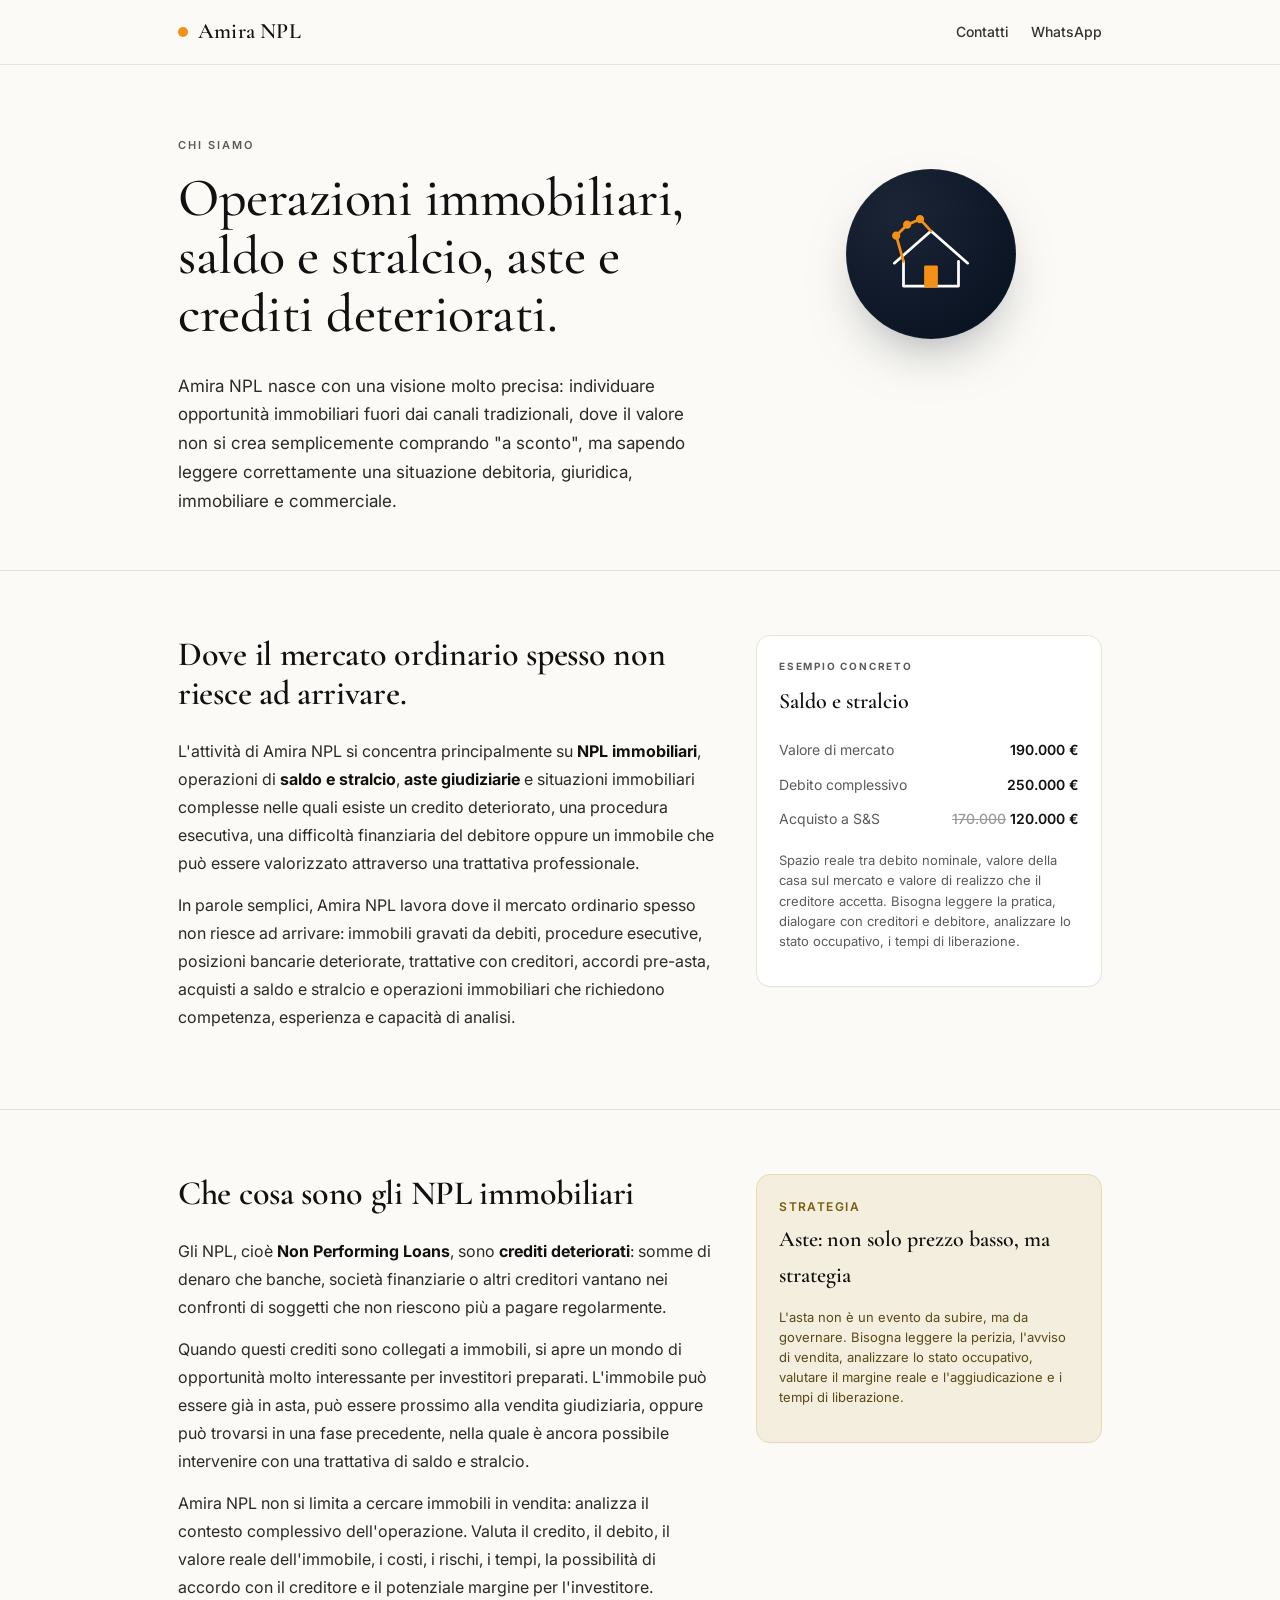
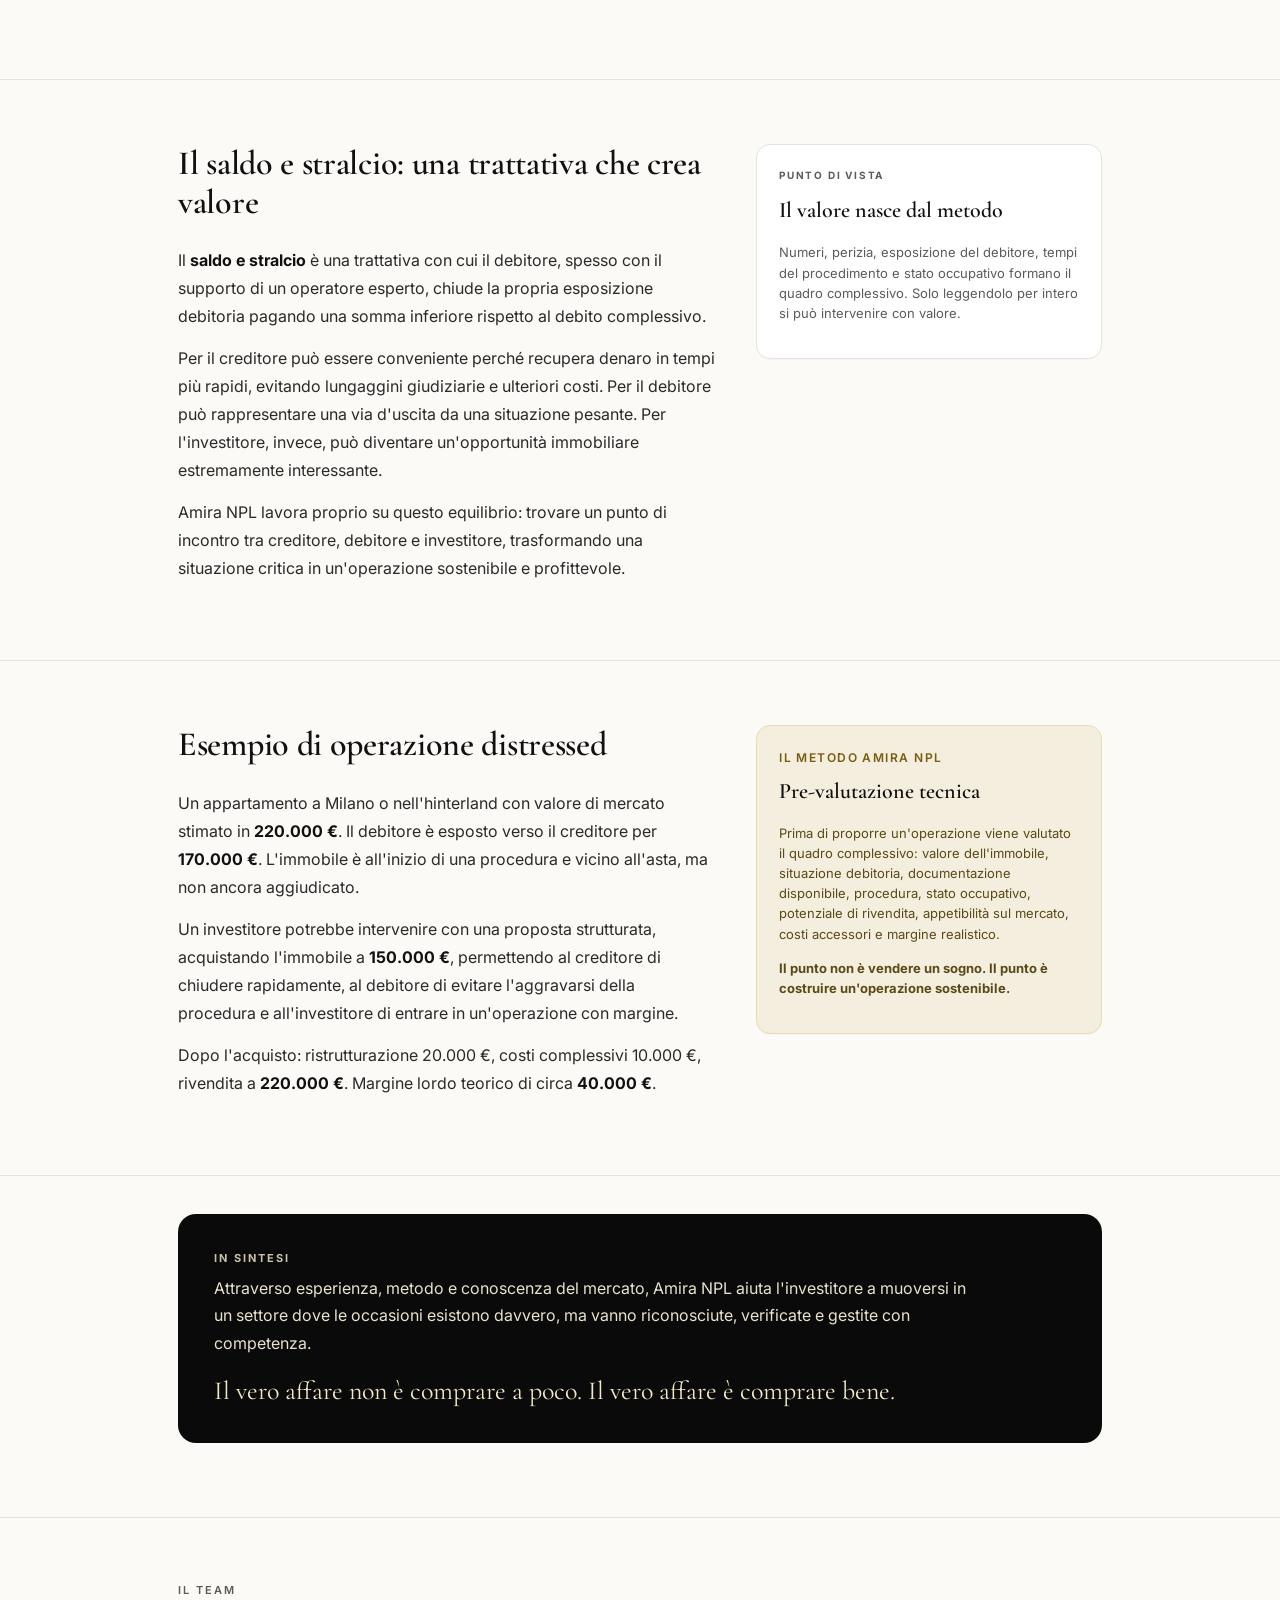
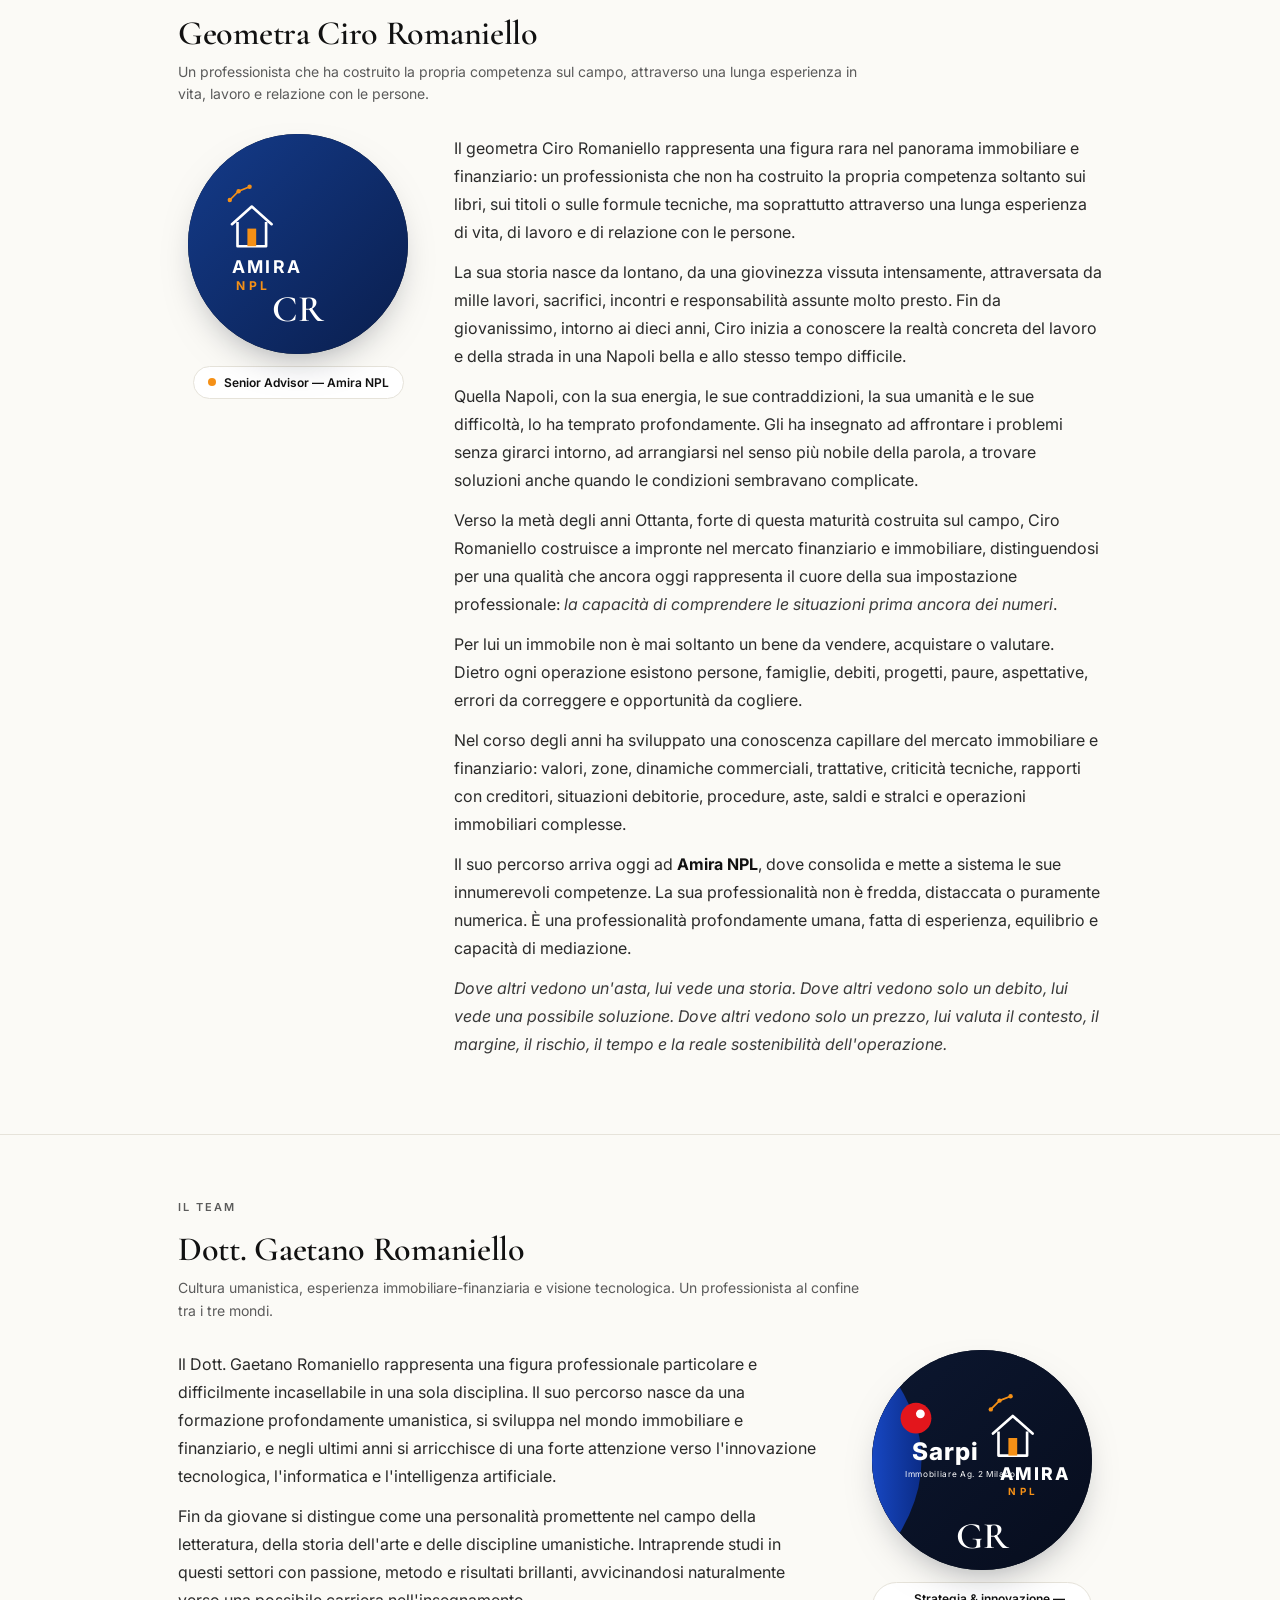
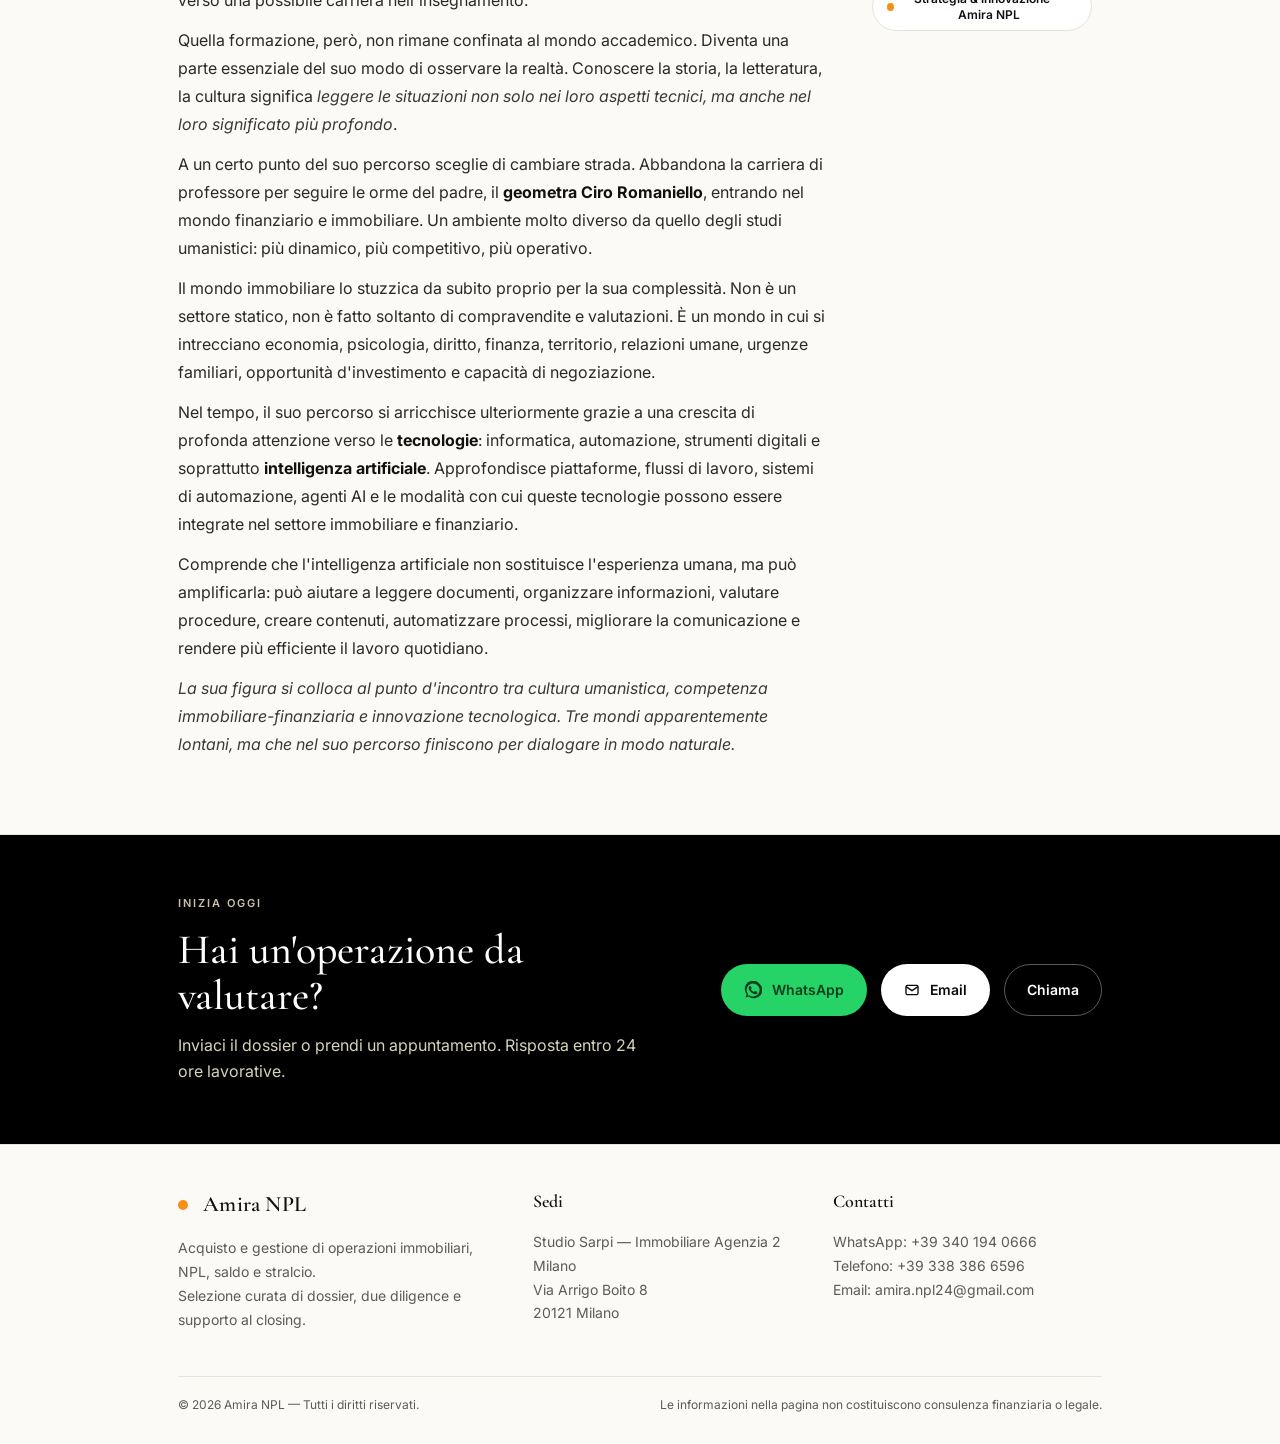
<file: index.html>
<!DOCTYPE html>
<html lang="it">
<head>
<meta charset="UTF-8" />
<meta name="viewport" content="width=device-width, initial-scale=1.0" />
<title>Amira NPL — Chi siamo</title>
<meta name="description" content="Amira NPL — operazioni immobiliari, saldo e stralcio, aste e crediti deteriorati. Studio Sarpi, Milano." />
<link rel="preconnect" href="https://fonts.googleapis.com">
<link rel="preconnect" href="https://fonts.gstatic.com" crossorigin>
<link href="https://fonts.googleapis.com/css2?family=Cormorant+Garamond:wght@400;500;600;700&family=Inter:wght@300;400;500;600;700&display=swap" rel="stylesheet">
<style>
  :root{
    --bg:#fbfaf6;
    --paper:#ffffff;
    --ink:#111111;
    --ink-soft:#2a2a2a;
    --muted:#5b5b5b;
    --hair:#e6e3da;
    --cream:#f3eedd;
    --cream-strong:#ecd98a;
    --accent:#f59016;
    --accent-dark:#d97706;
    --navy:#0b1220;
    --navy-2:#101a2c;
    --whatsapp:#25D366;
  }
  *{box-sizing:border-box}
  html,body{margin:0;padding:0}
  body{
    background:var(--bg);
    color:var(--ink);
    font-family:'Inter',system-ui,-apple-system,Segoe UI,Roboto,Helvetica,Arial,sans-serif;
    font-size:16px;
    line-height:1.6;
    -webkit-font-smoothing:antialiased;
    text-rendering:optimizeLegibility;
  }
  .container{
    max-width:980px;
    margin:0 auto;
    padding:0 28px;
  }

  /* ================ Header ================ */
  header.site{
    border-bottom:1px solid var(--hair);
    background:var(--bg);
    position:sticky;
    top:0;
    z-index:50;
    backdrop-filter:saturate(140%) blur(6px);
    background:rgba(251,250,246,.85);
  }
  .nav{
    display:flex;
    align-items:center;
    justify-content:space-between;
    height:64px;
  }
  .brand{
    display:flex;
    align-items:center;
    gap:10px;
    text-decoration:none;
    color:var(--ink);
    font-family:'Cormorant Garamond',Georgia,serif;
    font-size:22px;
    font-weight:600;
    letter-spacing:.2px;
  }
  .brand .dot{
    width:10px;height:10px;border-radius:50%;
    background:var(--accent);
    display:inline-block;
  }
  .nav-actions a{
    color:var(--ink);
    text-decoration:none;
    font-size:14px;
    font-weight:500;
    margin-left:18px;
    opacity:.85;
  }
  .nav-actions a:hover{opacity:1}

  /* ================ Hero ================ */
  section.hero{
    padding:72px 0 40px;
    border-bottom:1px solid var(--hair);
  }
  .kicker{
    text-transform:uppercase;
    letter-spacing:.18em;
    font-size:11px;
    font-weight:600;
    color:var(--muted);
    margin-bottom:14px;
  }
  h1{
    font-family:'Cormorant Garamond',Georgia,serif;
    font-size:54px;
    line-height:1.08;
    font-weight:500;
    margin:0 0 28px;
    color:var(--ink);
    letter-spacing:-.5px;
  }
  .hero-grid{
    display:grid;
    grid-template-columns:1.4fr .9fr;
    gap:50px;
    align-items:start;
  }
  .lead{
    color:var(--ink-soft);
    font-size:17px;
    line-height:1.7;
  }
  .lead p{margin:0 0 14px}
  .hero-mark{
    display:flex;
    justify-content:center;
    align-items:flex-start;
  }
  .hero-mark .circle{
    width:170px;height:170px;border-radius:50%;
    background:radial-gradient(120% 120% at 30% 25%, #1b2536 0%, #0a1322 70%);
    display:flex;align-items:center;justify-content:center;
    box-shadow:0 24px 60px -28px rgba(11,18,32,.55), inset 0 0 0 1px rgba(255,255,255,.04);
  }

  /* ================ Sections ================ */
  section.block{
    padding:64px 0;
    border-bottom:1px solid var(--hair);
  }
  section.block:last-of-type{border-bottom:none}
  .h2{
    font-family:'Cormorant Garamond',Georgia,serif;
    font-size:34px;
    line-height:1.15;
    font-weight:600;
    margin:0 0 24px;
    letter-spacing:-.3px;
  }
  .h3{
    font-family:'Cormorant Garamond',Georgia,serif;
    font-size:24px;
    line-height:1.2;
    font-weight:600;
    margin:0 0 12px;
  }
  .two-col{
    display:grid;
    grid-template-columns:1.4fr .9fr;
    gap:40px;
    align-items:start;
  }
  .prose p{margin:0 0 14px;color:var(--ink-soft);font-size:16px;line-height:1.75}
  .prose strong{font-weight:700;color:var(--ink)}

  /* Side cards */
  .card{
    background:var(--paper);
    border:1px solid var(--hair);
    border-radius:14px;
    padding:22px 22px;
    box-shadow:0 1px 0 rgba(0,0,0,.02);
  }
  .card .label{
    text-transform:uppercase;
    letter-spacing:.18em;
    font-size:10px;
    color:var(--muted);
    font-weight:700;
    margin-bottom:10px;
  }
  .card h4{
    font-family:'Cormorant Garamond',Georgia,serif;
    font-size:22px;
    margin:0 0 14px;
    font-weight:600;
  }
  .kv{display:flex;justify-content:space-between;gap:12px;padding:6px 0;font-size:14px}
  .kv .k{color:var(--muted)}
  .kv .v{font-weight:600}
  .strike{text-decoration:line-through;color:#9a9a9a;font-weight:500}
  .card .note{margin-top:14px;font-size:13px;color:var(--muted);line-height:1.55}

  .card.cream{background:var(--cream);border-color:#e7dcb1}
  .card.cream h4 small{display:block;font-size:12px;font-family:'Inter';font-weight:600;color:#7a5d10;letter-spacing:.12em;text-transform:uppercase;margin-bottom:6px}
  .card.cream .marker{
    display:inline-block;width:18px;height:18px;border-radius:50%;
    background:var(--cream-strong);
    margin-right:8px;vertical-align:-3px;
  }

  /* ================ Banner ================ */
  .banner{
    background:#0a0a0a;
    color:#f5f1e3;
    border-radius:18px;
    padding:36px 36px;
    margin:30px 0 10px;
  }
  .banner .small{
    text-transform:uppercase;letter-spacing:.18em;font-size:11px;font-weight:700;color:#c9c2a8;margin-bottom:8px;
  }
  .banner p{margin:0 0 18px;color:#e8e2cd;font-size:16px;line-height:1.7;max-width:760px}
  .banner .quote{
    font-family:'Cormorant Garamond',Georgia,serif;
    font-size:26px;line-height:1.25;color:#f3e9c6;
    margin-top:6px;
  }

  /* ================ Team ================ */
  .team{
    display:grid;grid-template-columns:240px 1fr;gap:36px;align-items:start;
  }
  .team.reverse{grid-template-columns:1fr 240px}
  .avatar-wrap{display:flex;flex-direction:column;align-items:center;gap:12px}
  .avatar{
    width:220px;height:220px;border-radius:50%;
    background:#0b1220;
    position:relative;overflow:hidden;
    box-shadow:0 16px 40px -20px rgba(11,18,32,.5);
  }
  .avatar svg{display:block;width:100%;height:100%}
  .role-pill{
    display:inline-flex;align-items:center;gap:8px;
    background:#fff;border:1px solid var(--hair);
    border-radius:999px;
    padding:8px 14px;
    font-size:12px;font-weight:600;color:var(--ink);
    max-width:220px;
    text-align:center;
    line-height:1.3;
  }
  .role-pill .dot{width:8px;height:8px;border-radius:50%;background:var(--accent)}
  .team-bio p{margin:0 0 12px;font-size:16px;line-height:1.75;color:var(--ink-soft)}
  .team-bio .h3{margin-top:0}
  .team-bio em{font-style:italic;color:#3a3a3a}

  /* ================ CTA ================ */
  section.cta{
    background:#000;
    color:#f5f1e3;
    padding:60px 0;
    margin-top:0;
  }
  .cta-grid{
    display:grid;grid-template-columns:1.2fr 1fr;gap:40px;align-items:center;
  }
  .cta .kicker{color:#c9c2a8}
  .cta h2{
    font-family:'Cormorant Garamond',Georgia,serif;
    font-size:42px;line-height:1.1;font-weight:500;margin:0 0 14px;color:#fff;
  }
  .cta p{color:#d8d2bb;font-size:16px;margin:0}
  .cta-buttons{display:flex;gap:14px;justify-content:flex-end;flex-wrap:wrap}
  .btn{
    display:inline-flex;align-items:center;gap:10px;
    padding:14px 22px;border-radius:999px;
    font-size:14px;font-weight:600;text-decoration:none;
    border:1px solid transparent;
    transition:transform .15s ease, opacity .15s ease;
  }
  .btn:hover{transform:translateY(-1px)}
  .btn-wa{background:var(--whatsapp);color:#0a3d1e}
  .btn-mail{background:#fff;color:#0a0a0a}
  .btn-ghost{background:transparent;color:#fff;border-color:rgba(255,255,255,.35)}

  /* ================ Footer ================ */
  footer.site{
    background:var(--bg);
    border-top:1px solid var(--hair);
    padding:42px 0 30px;
  }
  .foot{
    display:grid;grid-template-columns:1.2fr 1fr 1fr;gap:32px;
  }
  .foot h5{
    font-family:'Cormorant Garamond',Georgia,serif;
    font-size:18px;margin:0 0 10px;font-weight:600;
  }
  .foot p, .foot a{color:var(--muted);font-size:14px;line-height:1.7;text-decoration:none}
  .foot a:hover{color:var(--ink)}
  .copyright{
    margin-top:30px;
    padding-top:18px;
    border-top:1px solid var(--hair);
    font-size:12px;color:var(--muted);
    display:flex;justify-content:space-between;flex-wrap:wrap;gap:10px;
  }

  /* ================ Responsive ================ */
  @media (max-width: 820px){
    h1{font-size:38px}
    .h2{font-size:28px}
    .hero-grid,.two-col,.team,.team.reverse,.cta-grid,.foot{grid-template-columns:1fr;gap:24px}
    .hero-mark{justify-content:flex-start}
    .cta-buttons{justify-content:flex-start}
    section.hero{padding:48px 0 28px}
    section.block{padding:44px 0}
    .banner{padding:24px}
    .avatar{width:180px;height:180px}
  }
</style>
</head>
<body>

<!-- ============ HEADER ============ -->
<header class="site">
  <div class="container nav">
    <a class="brand" href="#top">
      <span class="dot"></span>
      Amira NPL
    </a>
    <div class="nav-actions">
      <a href="#contatti">Contatti</a>
      <a href="https://wa.me/393401940666" target="_blank" rel="noopener">WhatsApp</a>
    </div>
  </div>
</header>

<a id="top"></a>

<!-- ============ HERO ============ -->
<section class="hero">
  <div class="container">
    <div class="kicker">Chi siamo</div>
    <div class="hero-grid">
      <div>
        <h1>Operazioni immobiliari, saldo e stralcio, aste e crediti deteriorati.</h1>
        <div class="lead">
          <p>Amira NPL nasce con una visione molto precisa: individuare opportunità immobiliari fuori dai canali tradizionali, dove il valore non si crea semplicemente comprando "a sconto", ma sapendo leggere correttamente una situazione debitoria, giuridica, immobiliare e commerciale.</p>
        </div>
      </div>
      <div class="hero-mark" aria-hidden="true">
        <div class="circle">
          <!-- Stylized house+circuit mark (Amira NPL inspired) -->
          <svg viewBox="0 0 120 120" width="110" height="110" xmlns="http://www.w3.org/2000/svg">
            <g fill="none" stroke="#f59016" stroke-width="3" stroke-linecap="round" stroke-linejoin="round">
              <path d="M20 70 L60 35 L100 70" stroke="#ffffff"/>
              <path d="M30 68 L30 95 L90 95 L90 68" stroke="#ffffff"/>
              <rect x="54" y="74" width="12" height="21" fill="#f59016" stroke="#f59016"/>
              <circle cx="22" cy="40" r="3" fill="#f59016"/>
              <circle cx="34" cy="28" r="3" fill="#f59016"/>
              <circle cx="48" cy="22" r="3" fill="#f59016"/>
              <path d="M22 40 L34 28 L48 22"/>
              <path d="M30 68 L22 40"/>
              <path d="M48 22 L60 35"/>
            </g>
          </svg>
        </div>
      </div>
    </div>
  </div>
</section>

<!-- ============ MERCATO ORDINARIO ============ -->
<section class="block">
  <div class="container">
    <div class="two-col">
      <div class="prose">
        <h2 class="h2">Dove il mercato ordinario spesso non riesce ad arrivare.</h2>
        <p>L'attività di Amira NPL si concentra principalmente su <strong>NPL immobiliari</strong>, operazioni di <strong>saldo e stralcio</strong>, <strong>aste giudiziarie</strong> e situazioni immobiliari complesse nelle quali esiste un credito deteriorato, una procedura esecutiva, una difficoltà finanziaria del debitore oppure un immobile che può essere valorizzato attraverso una trattativa professionale.</p>
        <p>In parole semplici, Amira NPL lavora dove il mercato ordinario spesso non riesce ad arrivare: immobili gravati da debiti, procedure esecutive, posizioni bancarie deteriorate, trattative con creditori, accordi pre-asta, acquisti a saldo e stralcio e operazioni immobiliari che richiedono competenza, esperienza e capacità di analisi.</p>
      </div>
      <aside class="card">
        <div class="label">Esempio concreto</div>
        <h4>Saldo e stralcio</h4>
        <div class="kv"><span class="k">Valore di mercato</span><span class="v">190.000 €</span></div>
        <div class="kv"><span class="k">Debito complessivo</span><span class="v">250.000 €</span></div>
        <div class="kv"><span class="k">Acquisto a S&amp;S</span><span class="v"><span class="strike">170.000</span> 120.000 €</span></div>
        <p class="note">Spazio reale tra debito nominale, valore della casa sul mercato e valore di realizzo che il creditore accetta. Bisogna leggere la pratica, dialogare con creditori e debitore, analizzare lo stato occupativo, i tempi di liberazione.</p>
      </aside>
    </div>
  </div>
</section>

<!-- ============ NPL IMMOBILIARI ============ -->
<section class="block">
  <div class="container">
    <div class="two-col">
      <div class="prose">
        <h2 class="h2">Che cosa sono gli NPL immobiliari</h2>
        <p>Gli NPL, cioè <strong>Non Performing Loans</strong>, sono <strong>crediti deteriorati</strong>: somme di denaro che banche, società finanziarie o altri creditori vantano nei confronti di soggetti che non riescono più a pagare regolarmente.</p>
        <p>Quando questi crediti sono collegati a immobili, si apre un mondo di opportunità molto interessante per investitori preparati. L'immobile può essere già in asta, può essere prossimo alla vendita giudiziaria, oppure può trovarsi in una fase precedente, nella quale è ancora possibile intervenire con una trattativa di saldo e stralcio.</p>
        <p>Amira NPL non si limita a cercare immobili in vendita: analizza il contesto complessivo dell'operazione. Valuta il credito, il debito, il valore reale dell'immobile, i costi, i rischi, i tempi, la possibilità di accordo con il creditore e il potenziale margine per l'investitore.</p>
      </div>
      <aside class="card cream">
        <h4><small>Strategia</small>Aste: non solo prezzo basso, ma strategia</h4>
        <p class="note" style="color:#5b4a18">L'asta non è un evento da subire, ma da governare. Bisogna leggere la perizia, l'avviso di vendita, analizzare lo stato occupativo, valutare il margine reale e l'aggiudicazione e i tempi di liberazione.</p>
      </aside>
    </div>
  </div>
</section>

<!-- ============ SALDO E STRALCIO ============ -->
<section class="block">
  <div class="container">
    <div class="two-col">
      <div class="prose">
        <h2 class="h2">Il saldo e stralcio: una trattativa che crea valore</h2>
        <p>Il <strong>saldo e stralcio</strong> è una trattativa con cui il debitore, spesso con il supporto di un operatore esperto, chiude la propria esposizione debitoria pagando una somma inferiore rispetto al debito complessivo.</p>
        <p>Per il creditore può essere conveniente perché recupera denaro in tempi più rapidi, evitando lungaggini giudiziarie e ulteriori costi. Per il debitore può rappresentare una via d'uscita da una situazione pesante. Per l'investitore, invece, può diventare un'opportunità immobiliare estremamente interessante.</p>
        <p>Amira NPL lavora proprio su questo equilibrio: trovare un punto di incontro tra creditore, debitore e investitore, trasformando una situazione critica in un'operazione sostenibile e profittevole.</p>
      </div>
      <aside class="card">
        <div class="label">Punto di vista</div>
        <h4>Il valore nasce dal metodo</h4>
        <p class="note">Numeri, perizia, esposizione del debitore, tempi del procedimento e stato occupativo formano il quadro complessivo. Solo leggendolo per intero si può intervenire con valore.</p>
      </aside>
    </div>
  </div>
</section>

<!-- ============ ESEMPIO DISTRESSED ============ -->
<section class="block">
  <div class="container">
    <div class="two-col">
      <div class="prose">
        <h2 class="h2">Esempio di operazione distressed</h2>
        <p>Un appartamento a Milano o nell'hinterland con valore di mercato stimato in <strong>220.000 €</strong>. Il debitore è esposto verso il creditore per <strong>170.000 €</strong>. L'immobile è all'inizio di una procedura e vicino all'asta, ma non ancora aggiudicato.</p>
        <p>Un investitore potrebbe intervenire con una proposta strutturata, acquistando l'immobile a <strong>150.000 €</strong>, permettendo al creditore di chiudere rapidamente, al debitore di evitare l'aggravarsi della procedura e all'investitore di entrare in un'operazione con margine.</p>
        <p>Dopo l'acquisto: ristrutturazione 20.000 €, costi complessivi 10.000 €, rivendita a <strong>220.000 €</strong>. Margine lordo teorico di circa <strong>40.000 €</strong>.</p>
      </div>
      <aside class="card cream">
        <h4><small>Il metodo Amira NPL</small>Pre-valutazione tecnica</h4>
        <p class="note" style="color:#5b4a18">Prima di proporre un'operazione viene valutato il quadro complessivo: valore dell'immobile, situazione debitoria, documentazione disponibile, procedura, stato occupativo, potenziale di rivendita, appetibilità sul mercato, costi accessori e margine realistico.</p>
        <p class="note" style="color:#5b4a18"><strong>Il punto non è vendere un sogno. Il punto è costruire un'operazione sostenibile.</strong></p>
      </aside>
    </div>
  </div>
</section>

<!-- ============ BANNER MANIFESTO ============ -->
<section class="block" style="padding-top:8px">
  <div class="container">
    <div class="banner">
      <div class="small">In sintesi</div>
      <p>Attraverso esperienza, metodo e conoscenza del mercato, Amira NPL aiuta l'investitore a muoversi in un settore dove le occasioni esistono davvero, ma vanno riconosciute, verificate e gestite con competenza.</p>
      <div class="quote">Il vero affare non è comprare a poco. Il vero affare è comprare bene.</div>
    </div>
  </div>
</section>

<!-- ============ TEAM 1 ============ -->
<section class="block">
  <div class="container">
    <div class="kicker">Il team</div>
    <h2 class="h2" style="margin-bottom:8px">Geometra Ciro Romaniello</h2>
    <p style="margin:0 0 28px;color:var(--muted);font-size:14px;max-width:700px">Un professionista che ha costruito la propria competenza sul campo, attraverso una lunga esperienza in vita, lavoro e relazione con le persone.</p>
    <div class="team">
      <div class="avatar-wrap">
        <div class="avatar" aria-label="Foto Ciro Romaniello">
          <!-- Placeholder avatar -->
          <svg viewBox="0 0 200 200" xmlns="http://www.w3.org/2000/svg">
            <defs>
              <linearGradient id="g1" x1="0" x2="1" y1="0" y2="1">
                <stop offset="0" stop-color="#143b8a"/>
                <stop offset="1" stop-color="#0a1e4d"/>
              </linearGradient>
            </defs>
            <rect width="200" height="200" fill="url(#g1)"/>
            <g transform="translate(40,46)" fill="none">
              <path d="M0 36 L18 20 L36 36" stroke="#fff" stroke-width="2.4" stroke-linecap="round" stroke-linejoin="round"/>
              <path d="M5 34 L5 56 L31 56 L31 34" stroke="#fff" stroke-width="2.4" stroke-linejoin="round"/>
              <rect x="14" y="40" width="8" height="16" fill="#f59016"/>
              <circle cx="-2" cy="14" r="2" fill="#f59016"/>
              <circle cx="6" cy="6" r="2" fill="#f59016"/>
              <circle cx="16" cy="2" r="2" fill="#f59016"/>
              <path d="M-2 14 L6 6 L16 2" stroke="#f59016" stroke-width="1.6"/>
              <text x="0" y="80" fill="#fff" font-family="Inter,sans-serif" font-weight="700" font-size="16" letter-spacing="2">AMIRA</text>
              <text x="4" y="96" fill="#f59016" font-family="Inter,sans-serif" font-weight="700" font-size="11" letter-spacing="3">NPL</text>
            </g>
            <text x="100" y="170" text-anchor="middle" fill="#fff" font-family="Cormorant Garamond,serif" font-size="34" font-weight="600">CR</text>
          </svg>
        </div>
        <div class="role-pill"><span class="dot"></span>Senior Advisor — Amira NPL</div>
      </div>
      <div class="team-bio prose">
        <p>Il geometra Ciro Romaniello rappresenta una figura rara nel panorama immobiliare e finanziario: un professionista che non ha costruito la propria competenza soltanto sui libri, sui titoli o sulle formule tecniche, ma soprattutto attraverso una lunga esperienza di vita, di lavoro e di relazione con le persone.</p>
        <p>La sua storia nasce da lontano, da una giovinezza vissuta intensamente, attraversata da mille lavori, sacrifici, incontri e responsabilità assunte molto presto. Fin da giovanissimo, intorno ai dieci anni, Ciro inizia a conoscere la realtà concreta del lavoro e della strada in una Napoli bella e allo stesso tempo difficile.</p>
        <p>Quella Napoli, con la sua energia, le sue contraddizioni, la sua umanità e le sue difficoltà, lo ha temprato profondamente. Gli ha insegnato ad affrontare i problemi senza girarci intorno, ad arrangiarsi nel senso più nobile della parola, a trovare soluzioni anche quando le condizioni sembravano complicate.</p>
        <p>Verso la metà degli anni Ottanta, forte di questa maturità costruita sul campo, Ciro Romaniello costruisce a impronte nel mercato finanziario e immobiliare, distinguendosi per una qualità che ancora oggi rappresenta il cuore della sua impostazione professionale: <em>la capacità di comprendere le situazioni prima ancora dei numeri</em>.</p>
        <p>Per lui un immobile non è mai soltanto un bene da vendere, acquistare o valutare. Dietro ogni operazione esistono persone, famiglie, debiti, progetti, paure, aspettative, errori da correggere e opportunità da cogliere.</p>
        <p>Nel corso degli anni ha sviluppato una conoscenza capillare del mercato immobiliare e finanziario: valori, zone, dinamiche commerciali, trattative, criticità tecniche, rapporti con creditori, situazioni debitorie, procedure, aste, saldi e stralci e operazioni immobiliari complesse.</p>
        <p>Il suo percorso arriva oggi ad <strong>Amira NPL</strong>, dove consolida e mette a sistema le sue innumerevoli competenze. La sua professionalità non è fredda, distaccata o puramente numerica. È una professionalità profondamente umana, fatta di esperienza, equilibrio e capacità di mediazione.</p>
        <p><em>Dove altri vedono un'asta, lui vede una storia. Dove altri vedono solo un debito, lui vede una possibile soluzione. Dove altri vedono solo un prezzo, lui valuta il contesto, il margine, il rischio, il tempo e la reale sostenibilità dell'operazione.</em></p>
      </div>
    </div>
  </div>
</section>

<!-- ============ TEAM 2 ============ -->
<section class="block">
  <div class="container">
    <div class="kicker">Il team</div>
    <h2 class="h2" style="margin-bottom:8px">Dott. Gaetano Romaniello</h2>
    <p style="margin:0 0 28px;color:var(--muted);font-size:14px;max-width:700px">Cultura umanistica, esperienza immobiliare-finanziaria e visione tecnologica. Un professionista al confine tra i tre mondi.</p>
    <div class="team reverse">
      <div class="team-bio prose">
        <p>Il Dott. Gaetano Romaniello rappresenta una figura professionale particolare e difficilmente incasellabile in una sola disciplina. Il suo percorso nasce da una formazione profondamente umanistica, si sviluppa nel mondo immobiliare e finanziario, e negli ultimi anni si arricchisce di una forte attenzione verso l'innovazione tecnologica, l'informatica e l'intelligenza artificiale.</p>
        <p>Fin da giovane si distingue come una personalità promettente nel campo della letteratura, della storia dell'arte e delle discipline umanistiche. Intraprende studi in questi settori con passione, metodo e risultati brillanti, avvicinandosi naturalmente verso una possibile carriera nell'insegnamento.</p>
        <p>Quella formazione, però, non rimane confinata al mondo accademico. Diventa una parte essenziale del suo modo di osservare la realtà. Conoscere la storia, la letteratura, la cultura significa <em>leggere le situazioni non solo nei loro aspetti tecnici, ma anche nel loro significato più profondo</em>.</p>
        <p>A un certo punto del suo percorso sceglie di cambiare strada. Abbandona la carriera di professore per seguire le orme del padre, il <strong>geometra Ciro Romaniello</strong>, entrando nel mondo finanziario e immobiliare. Un ambiente molto diverso da quello degli studi umanistici: più dinamico, più competitivo, più operativo.</p>
        <p>Il mondo immobiliare lo stuzzica da subito proprio per la sua complessità. Non è un settore statico, non è fatto soltanto di compravendite e valutazioni. È un mondo in cui si intrecciano economia, psicologia, diritto, finanza, territorio, relazioni umane, urgenze familiari, opportunità d'investimento e capacità di negoziazione.</p>
        <p>Nel tempo, il suo percorso si arricchisce ulteriormente grazie a una crescita di profonda attenzione verso le <strong>tecnologie</strong>: informatica, automazione, strumenti digitali e soprattutto <strong>intelligenza artificiale</strong>. Approfondisce piattaforme, flussi di lavoro, sistemi di automazione, agenti AI e le modalità con cui queste tecnologie possono essere integrate nel settore immobiliare e finanziario.</p>
        <p>Comprende che l'intelligenza artificiale non sostituisce l'esperienza umana, ma può amplificarla: può aiutare a leggere documenti, organizzare informazioni, valutare procedure, creare contenuti, automatizzare processi, migliorare la comunicazione e rendere più efficiente il lavoro quotidiano.</p>
        <p><em>La sua figura si colloca al punto d'incontro tra cultura umanistica, competenza immobiliare-finanziaria e innovazione tecnologica. Tre mondi apparentemente lontani, ma che nel suo percorso finiscono per dialogare in modo naturale.</em></p>
      </div>
      <div class="avatar-wrap">
        <div class="avatar" aria-label="Foto Gaetano Romaniello">
          <svg viewBox="0 0 200 200" xmlns="http://www.w3.org/2000/svg">
            <defs>
              <linearGradient id="g2" x1="0" x2="1" y1="0" y2="1">
                <stop offset="0" stop-color="#0c1730"/>
                <stop offset="1" stop-color="#070d1d"/>
              </linearGradient>
              <linearGradient id="g2b" x1="0" x2="1">
                <stop offset="0" stop-color="#1747c2"/>
                <stop offset="1" stop-color="#0b2c87"/>
              </linearGradient>
            </defs>
            <rect width="200" height="200" fill="url(#g2)"/>
            <path d="M0 0 Q90 100 0 200 Z" fill="url(#g2b)"/>
            <circle cx="40" cy="62" r="14" fill="#e3161c"/>
            <circle cx="44" cy="58" r="4" fill="#fff"/>
            <text x="36" y="100" fill="#fff" font-family="Inter,sans-serif" font-weight="800" font-size="22" letter-spacing="1">Sarpi</text>
            <text x="30" y="115" fill="#fff" font-family="Inter,sans-serif" font-size="7.5" letter-spacing="0.6">Immobiliare Ag. 2 Milano</text>
            <g transform="translate(110,40)" fill="none">
              <path d="M0 36 L18 20 L36 36" stroke="#fff" stroke-width="2.4" stroke-linecap="round" stroke-linejoin="round"/>
              <path d="M5 34 L5 56 L31 56 L31 34" stroke="#fff" stroke-width="2.4" stroke-linejoin="round"/>
              <rect x="14" y="40" width="8" height="16" fill="#f59016"/>
              <circle cx="-2" cy="14" r="2" fill="#f59016"/>
              <circle cx="6" cy="6" r="2" fill="#f59016"/>
              <circle cx="16" cy="2" r="2" fill="#f59016"/>
              <path d="M-2 14 L6 6 L16 2" stroke="#f59016" stroke-width="1.6"/>
            </g>
            <text x="116" y="118" fill="#fff" font-family="Inter,sans-serif" font-weight="800" font-size="16" letter-spacing="2">AMIRA</text>
            <text x="124" y="132" fill="#f59016" font-family="Inter,sans-serif" font-weight="700" font-size="9" letter-spacing="3">NPL</text>
            <text x="100" y="180" text-anchor="middle" fill="#fff" font-family="Cormorant Garamond,serif" font-size="34" font-weight="600">GR</text>
          </svg>
        </div>
        <div class="role-pill"><span class="dot"></span>Strategia &amp; innovazione — Amira NPL</div>
      </div>
    </div>
  </div>
</section>

<!-- ============ CTA ============ -->
<a id="contatti"></a>
<section class="cta">
  <div class="container">
    <div class="cta-grid">
      <div>
        <div class="kicker">Inizia oggi</div>
        <h2>Hai un'operazione da valutare?</h2>
        <p>Inviaci il dossier o prendi un appuntamento. Risposta entro 24 ore lavorative.</p>
      </div>
      <div class="cta-buttons">
        <a class="btn btn-wa" href="https://wa.me/393401940666" target="_blank" rel="noopener">
          <svg width="18" height="18" viewBox="0 0 24 24" fill="currentColor"><path d="M20.5 3.5A11 11 0 0 0 3.6 17.7L2 22l4.4-1.5a11 11 0 0 0 14.1-17zm-8.5 17a8.6 8.6 0 0 1-4.4-1.2l-.3-.2-2.6.9.9-2.5-.2-.3a8.6 8.6 0 1 1 6.6 3.3zm5-6.4c-.3-.1-1.6-.8-1.9-.9s-.4-.1-.6.1-.7.9-.9 1.1-.3.1-.6 0-1.2-.4-2.2-1.3a8.4 8.4 0 0 1-1.5-1.9c-.2-.3 0-.5.1-.6l.5-.5.2-.4v-.4l-.9-2.1c-.2-.5-.5-.4-.6-.5h-.5a1 1 0 0 0-.8.4 3.1 3.1 0 0 0-1 2.4c0 1.4 1 2.8 1.2 3s2.1 3.2 5.1 4.5c2.1 1 2.5.8 3 .7s1.6-.6 1.8-1.3a2.3 2.3 0 0 0 .2-1.3c-.1-.1-.3-.2-.6-.3z"/></svg>
          WhatsApp
        </a>
        <a class="btn btn-mail" href="mailto:amira.npl24@gmail.com">
          <svg width="16" height="16" viewBox="0 0 24 24" fill="none" stroke="currentColor" stroke-width="2"><rect x="3" y="5" width="18" height="14" rx="2"/><path d="M3 7l9 6 9-6"/></svg>
          Email
        </a>
        <a class="btn btn-ghost" href="tel:+393383866596">Chiama</a>
      </div>
    </div>
  </div>
</section>

<!-- ============ FOOTER ============ -->
<footer class="site">
  <div class="container">
    <div class="foot">
      <div>
        <h5><span class="brand" style="font-size:22px"><span class="dot"></span>&nbsp;Amira NPL</span></h5>
        <p>Acquisto e gestione di operazioni immobiliari, NPL, saldo e stralcio.<br/>
        Selezione curata di dossier, due diligence e supporto al closing.</p>
      </div>
      <div>
        <h5>Sedi</h5>
        <p>Studio Sarpi — Immobiliare Agenzia 2 Milano<br/>
        Via Arrigo Boito 8<br/>
        20121 Milano</p>
      </div>
      <div>
        <h5>Contatti</h5>
        <p>
          WhatsApp: <a href="https://wa.me/393401940666" target="_blank" rel="noopener">+39 340 194 0666</a><br/>
          Telefono: <a href="tel:+393383866596">+39 338 386 6596</a><br/>
          Email: <a href="mailto:amira.npl24@gmail.com">amira.npl24@gmail.com</a>
        </p>
      </div>
    </div>
    <div class="copyright">
      <div>© <span id="yr">2026</span> Amira NPL — Tutti i diritti riservati.</div>
      <div>Le informazioni nella pagina non costituiscono consulenza finanziaria o legale.</div>
    </div>
  </div>
</footer>

<script>document.getElementById('yr').textContent = new Date().getFullYear();</script>
</body>
</html>
</file>
